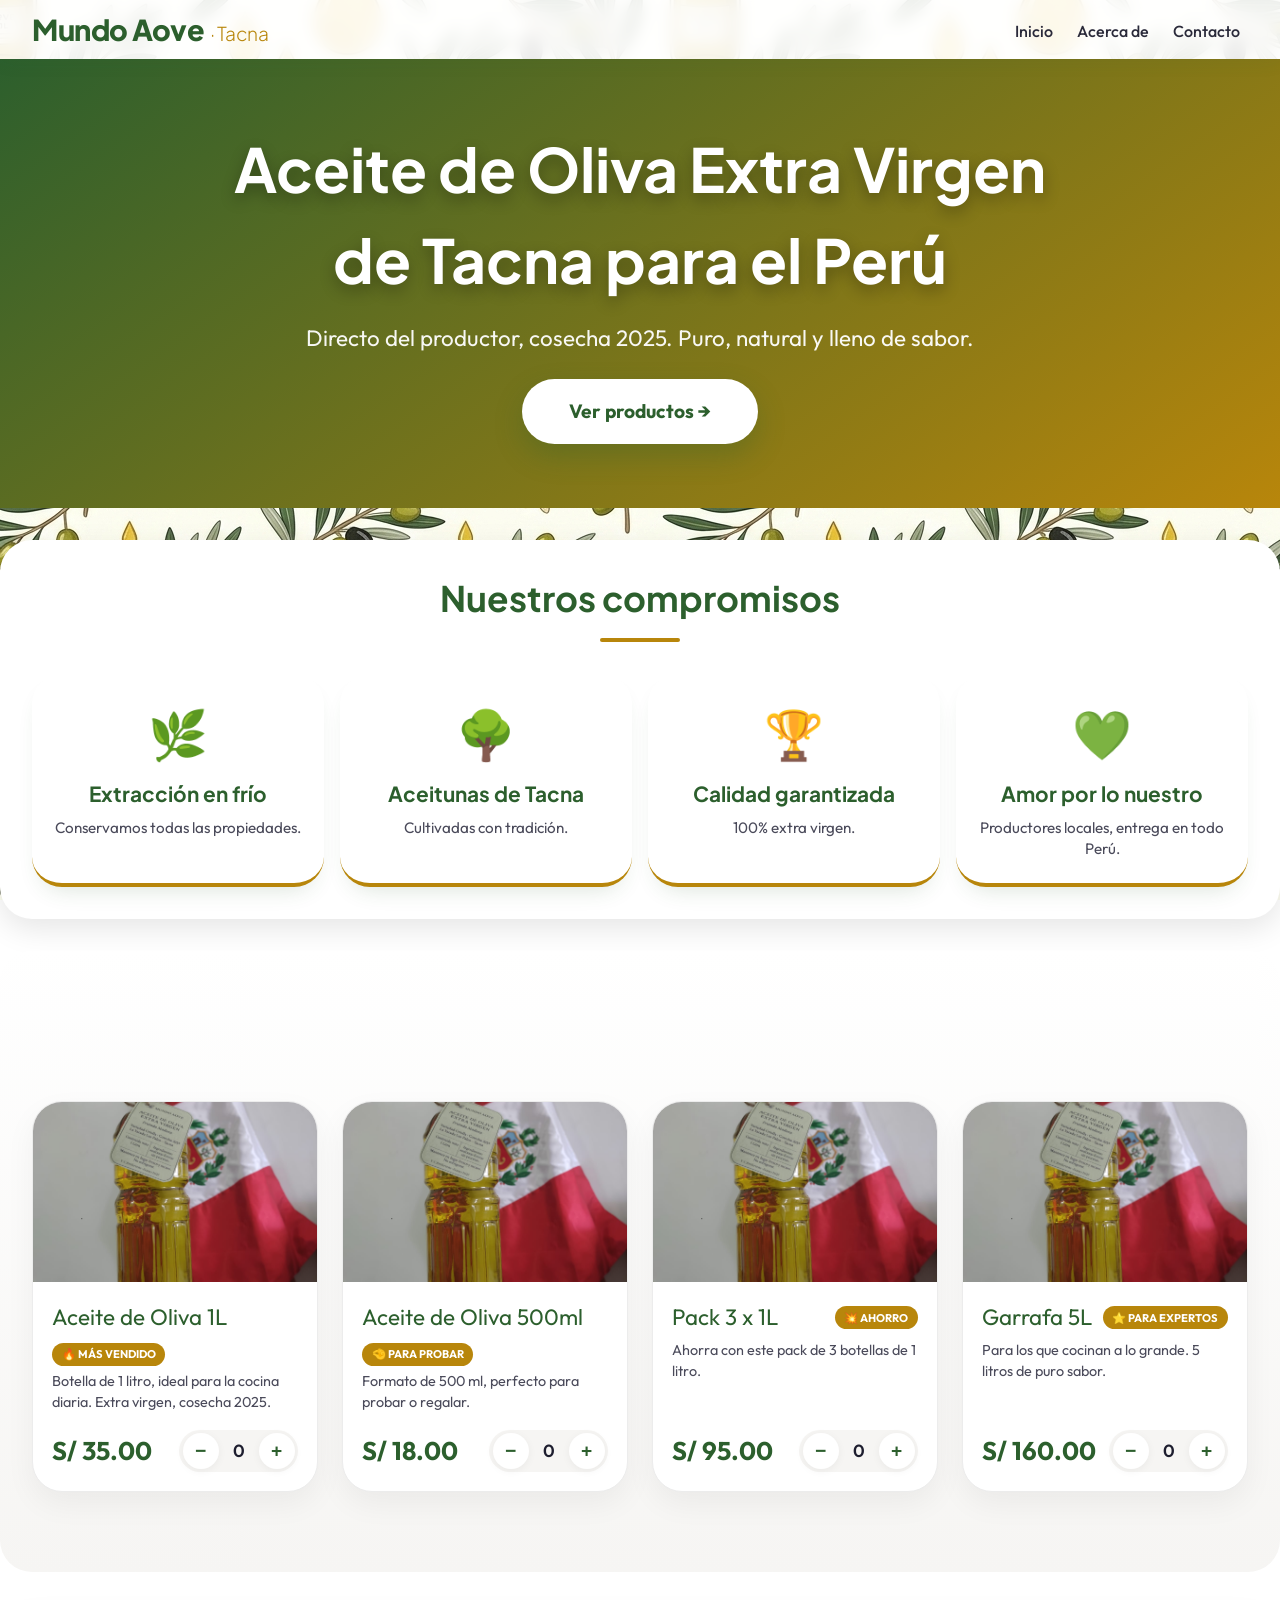
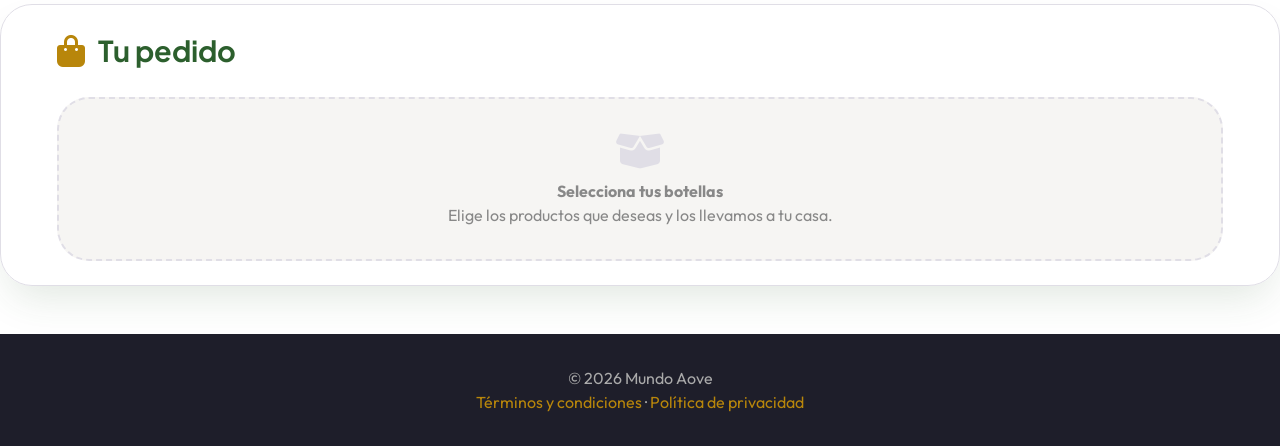
<file: index.html>
<!DOCTYPE html>
<html lang="es-PE">
<head>
    <meta charset="UTF-8">
    <meta name="viewport" content="width=device-width, initial-scale=1.0">
    <title>Mundo Aove · Aceite de Oliva Tacna</title>
    <!-- Google Fonts -->
    <link rel="preconnect" href="https://fonts.googleapis.com">
    <link rel="preconnect" href="https://fonts.gstatic.com" crossorigin>
    <link href="https://fonts.googleapis.com/css2?family=Outfit:wght@400;600;700&family=Plus+Jakarta+Sans:wght@300;500;700;800&display=swap" rel="stylesheet">
    <!-- Font Awesome -->
    <link rel="stylesheet" href="https://cdnjs.cloudflare.com/ajax/libs/font-awesome/6.0.0-beta3/css/all.min.css">
    <!-- Notre CSS -->
    <link rel="stylesheet" href="css/style.css">
</head>
<body>
    <header>
        <div class="container header-flex">
            <div class="logo">Mundo Aove<span> · Tacna</span></div>
            <nav>
                <a href="index.html">Inicio</a>
                <a href="acerca.html">Acerca de</a>
                <a href="contacto.html">Contacto</a>
            </nav>
        </div>
    </header>

    <main>
        <!-- HERO -->
        <section class="hero">
            <div class="container">
                <h1>Aceite de Oliva Extra Virgen<br>de Tacna para el Perú</h1>
                <p>Directo del productor, cosecha 2025. Puro, natural y lleno de sabor.</p>
                <a href="#productos" class="btn">Ver productos →</a>
            </div>
        </section>

        <!-- NOS VALEURS -->
        <section class="valeurs">
            <div class="container">
                <h2 class="section-title">Nuestros compromisos</h2>
                <div class="valeurs-grid">
                    <div class="valeur-card">
                        <div class="valeur-icone">🌿</div>
                        <h3>Extracción en frío</h3>
                        <p>Conservamos todas las propiedades.</p>
                    </div>
                    <div class="valeur-card">
                        <div class="valeur-icone">🌳</div>
                        <h3>Aceitunas de Tacna</h3>
                        <p>Cultivadas con tradición.</p>
                    </div>
                    <div class="valeur-card">
                        <div class="valeur-icone">🏆</div>
                        <h3>Calidad garantizada</h3>
                        <p>100% extra virgen.</p>
                    </div>
                    <div class="valeur-card">
                        <div class="valeur-icone">💚</div>
                        <h3>Amor por lo nuestro</h3>
                        <p>Productores locales, entrega en todo Perú.</p>
                    </div>
                </div>
            </div>
        </section>

        <!-- PRODUITS -->
        <section class="produits" id="productos">
            <div class="container">
                <h2 class="section-title reveal">Nuestros formatos</h2>
                <div class="product-grid" id="productos-grid">
                    <!-- Les produits seront injectés par products.js -->
                </div>
            </div>
        </section>

        <!-- PANIER + FORMULAIRE DE COMMANDE -->
        <section class="cart-section">
            <div class="container">
                <div class="cart-header">
                    <i class="fas fa-shopping-bag"></i>
                    <h2>Tu pedido</h2>
                </div>

                <div id="pedido-contenido">
                    <ul id="lista-pedido"></ul>
                    <div id="total" class="cart-total">S/ 0.00</div>

                    <!-- Formulaire de commande complet -->
                    <form id="form-pedido">
                        <h3>Información personal</h3>
                        <div class="form-grid">
                            <div class="campo">
                                <label for="nombre">Nombre *</label>
                                <input type="text" id="nombre" required placeholder="Ej: Juan">
                            </div>
                            <div class="campo">
                                <label for="apellido">Apellido *</label>
                                <input type="text" id="apellido" required placeholder="Ej: Pérez">
                            </div>
                        </div>

                        <div class="form-grid">
                            <div class="campo">
                                <label for="email">Email *</label>
                                <input type="email" id="email" required placeholder="ejemplo@correo.com">
                            </div>
                            <div class="campo">
                                <label for="telefono">Teléfono / Celular *</label>
                                <input type="tel" id="telefono" required placeholder="Ej: 987 654 321">
                            </div>
                        </div>

                        <h3>Dirección de envío</h3>
                        <div class="form-grid">
                            <div class="campo full-width">
                                <label for="direccion">Dirección (calle, número, urbanización) *</label>
                                <input type="text" id="direccion" required placeholder="Ej: Calle Arica 456, Urb. San Martín">
                            </div>
                        </div>
                        <div class="form-grid">
                            <div class="campo">
                                <label for="ciudad">Ciudad *</label>
                                <input type="text" id="ciudad" required placeholder="Tacna" value="Tacna">
                            </div>
                            <div class="campo">
                                <label for="region">Región</label>
                                <input type="text" id="region" placeholder="Ej: Tacna">
                            </div>
                            <div class="campo">
                                <label for="codigo_postal">Código postal</label>
                                <input type="text" id="codigo_postal" placeholder="Ej: 23000">
                            </div>
                        </div>

                        <h3>Opciones de envío y pago</h3>
                        <div class="form-grid">
                            <div class="campo">
                                <label for="tipo_envio">Tipo de envío *</label>
                                <select id="tipo_envio" required>
                                    <option value="">Selecciona...</option>
                                    <option value="tacna">Entrega en Tacna (gratis, mismo día)</option>
                                    <option value="nacional">Envío a otra ciudad (cliente elige transportista)</option>
                                </select>
                            </div>
                            <div class="campo">
                                <label for="metodo_pago">Método de pago *</label>
                                <select id="metodo_pago" required>
                                    <option value="">Selecciona...</option>
                                    <option value="yape">Yape</option>
                                    <option value="plin">Plin</option>
                                    <option value="efectivo">Efectivo (al recibir)</option>
                                </select>
                            </div>
                        </div>

                        <div class="campo">
                            <label for="notas">Notas adicionales (opcional)</label>
                            <textarea id="notas" rows="3" placeholder="Ej: Prefiero pagar con Yape, llamar antes de entregar, etc."></textarea>
                        </div>

                        <!-- Informations complémentaires sur l'envoi -->
                        <div class="info-envio">
                            <p>🚚 Información de envío:</p>
                            <ul>
                                <li>Para <strong>Tacna</strong>: entregamos el mismo día sin costo adicional.</li>
                                <li>Para otras ciudades: puedes elegir el transportista de tu preferencia (Olva, Shalom, etc.) y coordinamos el envío. El costo corre por cuenta del cliente.</li>
                                <li>Te contactaremos para confirmar el pedido y acordar los detalles.</li>
                            </ul>
                        </div>

                        <button type="button" class="btn-whatsapp" id="enviar-pedido">
                            <i class="fab fa-whatsapp"></i> Enviar pedido por WhatsApp
                        </button>
                    </form>
                </div>

                <div id="pedido-vacio" class="pedido-vacio">
                    <i class="fas fa-box-open"></i>
                    <p><strong>Selecciona tus botellas</strong></p>
                    <p>Elige los productos que deseas y los llevamos a tu casa.</p>
                </div>
            </div>
        </section>
    </main>

    <footer>
        <div class="container">
            <p>© 2026 Mundo Aove</p>
            <p><a href="#">Términos y condiciones</a> · <a href="#">Política de privacidad</a></p>
        </div>
    </footer>

    <!-- Scripts -->
    <script type="module" src="js/app.js"></script>
</body>
</html>
</file>
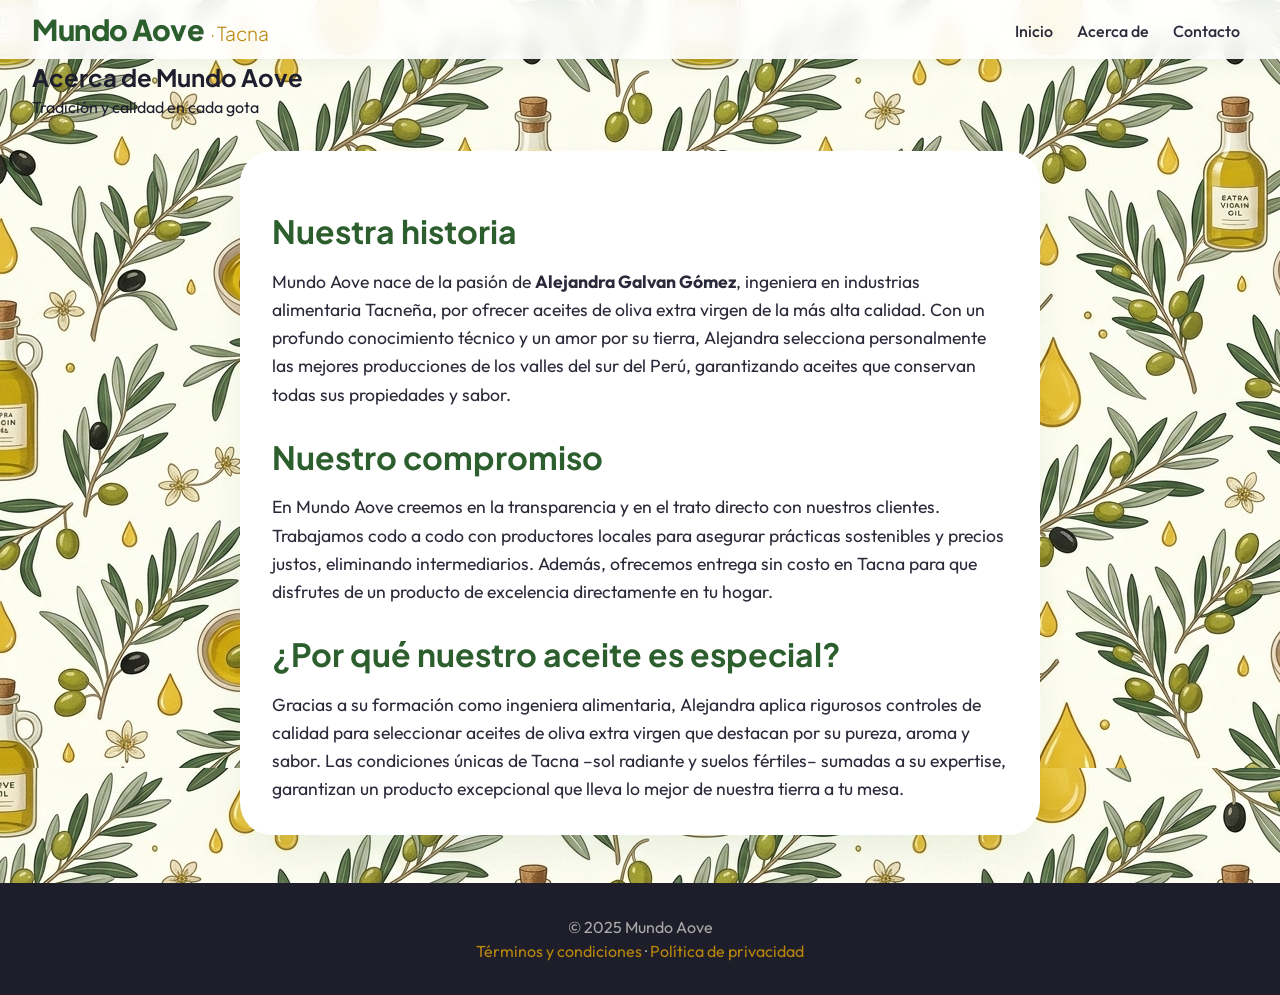
<file: acerca.html>
<!DOCTYPE html>
<html lang="es-PE">
<head>
    <meta charset="UTF-8">
    <meta name="viewport" content="width=device-width, initial-scale=1.0">
    <title>Acerca de · Mundo Aove Tacna</title>
    <!-- Google Fonts -->
    <link rel="preconnect" href="https://fonts.googleapis.com">
    <link rel="preconnect" href="https://fonts.gstatic.com" crossorigin>
    <link href="https://fonts.googleapis.com/css2?family=Outfit:wght@400;600;700&family=Plus+Jakarta+Sans:wght@300;500;700;800&display=swap" rel="stylesheet">
    <!-- Font Awesome -->
    <link rel="stylesheet" href="https://cdnjs.cloudflare.com/ajax/libs/font-awesome/6.0.0-beta3/css/all.min.css">
    <link rel="stylesheet" href="css/style.css">
</head>
<body>
    <header>
        <div class="container header-flex">
            <div class="logo">Mundo Aove<span> · Tacna</span></div>
            <nav>
                <a href="index.html">Inicio</a>
                <a href="acerca.html">Acerca de</a>
                <a href="contacto.html">Contacto</a>
            </nav>
        </div>
    </header>

    <main>
        <!-- PAGE HEADER -->
        <section class="page-header">
            <div class="container">
                <h1>Acerca de Mundo Aove</h1>
                <p>Tradición y calidad en cada gota</p>
            </div>
        </section>

        <div class="container about-content">
            <h2>Nuestra historia</h2>
            <p>Mundo Aove nace de la pasión de <strong>Alejandra Galvan Gómez</strong>, ingeniera en industrias alimentaria Tacneña, por ofrecer aceites de oliva extra virgen de la más alta calidad. Con un profundo conocimiento técnico y un amor por su tierra, Alejandra selecciona personalmente las mejores producciones de los valles del sur del Perú, garantizando aceites que conservan todas sus propiedades y sabor.</p>

            <h2>Nuestro compromiso</h2>
            <p>En Mundo Aove creemos en la transparencia y en el trato directo con nuestros clientes. Trabajamos codo a codo con productores locales para asegurar prácticas sostenibles y precios justos, eliminando intermediarios. Además, ofrecemos entrega sin costo en Tacna para que disfrutes de un producto de excelencia directamente en tu hogar.</p>

            <h2>¿Por qué nuestro aceite es especial?</h2>
            <p>Gracias a su formación como ingeniera alimentaria, Alejandra aplica rigurosos controles de calidad para seleccionar aceites de oliva extra virgen que destacan por su pureza, aroma y sabor. Las condiciones únicas de Tacna –sol radiante y suelos fértiles– sumadas a su expertise, garantizan un producto excepcional que lleva lo mejor de nuestra tierra a tu mesa.</p>
        </div>
    </main>

    <footer>
        <div class="container">
            <p>© 2025 Mundo Aove</p>
            <p><a href="#">Términos y condiciones</a> · <a href="#">Política de privacidad</a></p>
        </div>
    </footer>

    <script type="module" src="js/app.js"></script>
</body>
</html>
</file>
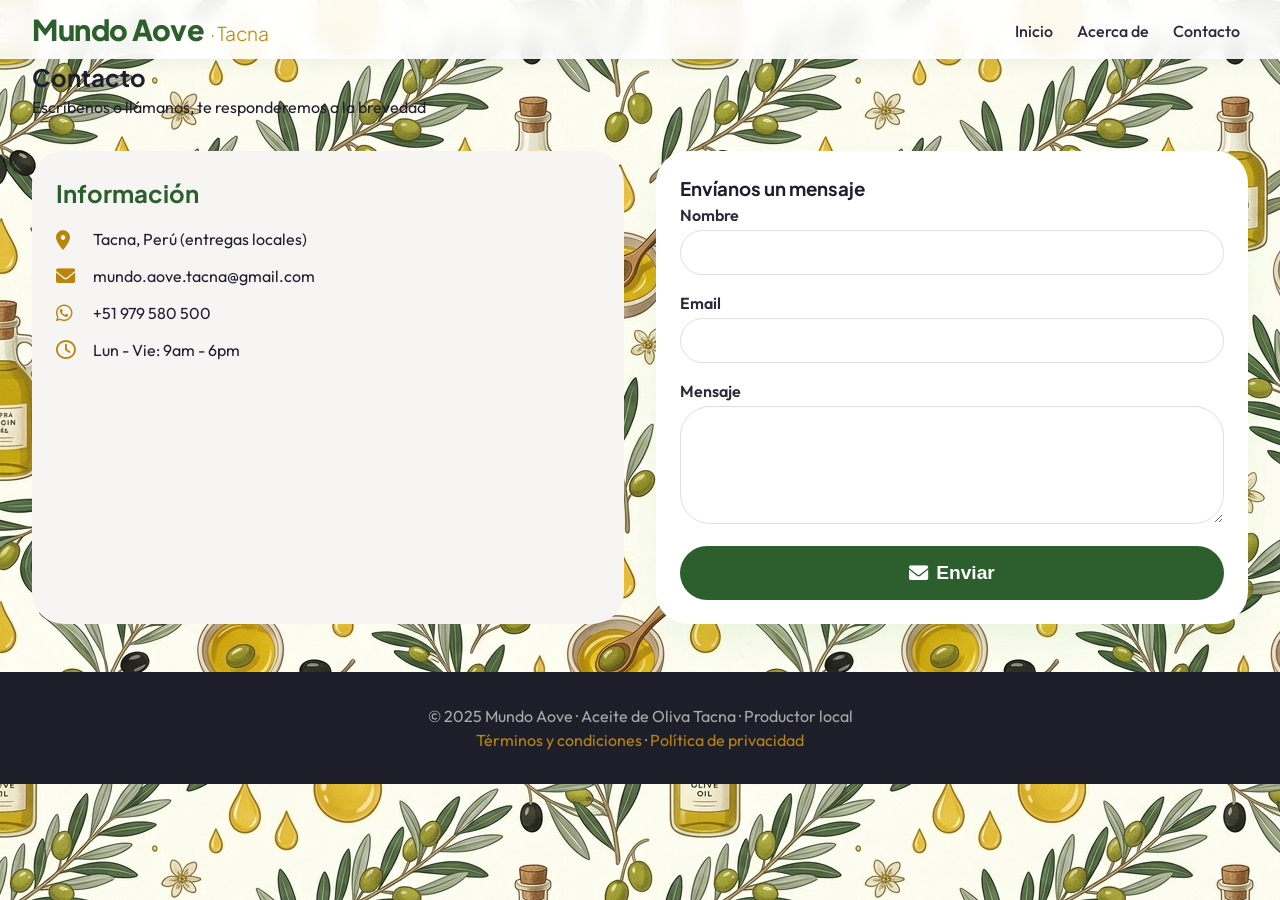
<file: contacto.html>
<!DOCTYPE html>
<html lang="es-PE">
<head>
    <meta charset="UTF-8">
    <meta name="viewport" content="width=device-width, initial-scale=1.0">
    <title>Contacto · Mundo Aove Tacna</title>
    <!-- Google Fonts -->
    <link rel="preconnect" href="https://fonts.googleapis.com">
    <link rel="preconnect" href="https://fonts.gstatic.com" crossorigin>
    <link href="https://fonts.googleapis.com/css2?family=Outfit:wght@400;600;700&family=Plus+Jakarta+Sans:wght@300;500;700;800&display=swap" rel="stylesheet">
    <!-- Font Awesome -->
    <link rel="stylesheet" href="https://cdnjs.cloudflare.com/ajax/libs/font-awesome/6.0.0-beta3/css/all.min.css">
    <link rel="stylesheet" href="css/style.css">
</head>
<body>
    <header>
        <div class="container header-flex">
            <div class="logo">Mundo Aove<span> · Tacna</span></div>
            <nav>
                <a href="index.html">Inicio</a>
                <a href="acerca.html">Acerca de</a>
                <a href="contacto.html">Contacto</a>
            </nav>
        </div>
    </header>

    <main>
        <section class="page-header">
            <div class="container">
                <h1>Contacto</h1>
                <p>Escríbenos o llámanos, te responderemos a la brevedad</p>
            </div>
        </section>

        <div class="container">
            <div class="contact-grid">
                <!-- Informations de contact -->
                <div class="contact-info">
                    <h3>Información</h3>
                    <p><i class="fas fa-map-marker-alt"></i> Tacna, Perú (entregas locales)</p>
                    <p><i class="fas fa-envelope"></i> mundo.aove.tacna@gmail.com</p>
                    <p><i class="fab fa-whatsapp"></i> +51 979 580 500</p>
                    <p><i class="far fa-clock"></i> Lun - Vie: 9am - 6pm</p>
                </div>

                <!-- Formulaire de contact -->
                <div class="contact-form">
                    <h3>Envíanos un mensaje</h3>
                    <form id="contact-form">
                        <div class="campo">
                            <label for="nombre">Nombre</label>
                            <input type="text" id="nombre" required>
                        </div>
                        <div class="campo">
                            <label for="email">Email</label>
                            <input type="email" id="email" required>
                        </div>
                        <div class="campo">
                            <label for="mensaje">Mensaje</label>
                            <textarea id="mensaje" rows="5" required></textarea>
                        </div>
                        <button type="submit" class="btn-whatsapp" style="background: var(--vert);" id="enviar-contacto">
                            <i class="fas fa-envelope"></i> Enviar
                        </button>
                    </form>
                </div>
            </div>
        </div>
    </main>

    <footer>
        <div class="container">
            <p>© 2025 Mundo Aove · Aceite de Oliva Tacna · Productor local</p>
            <p><a href="#">Términos y condiciones</a> · <a href="#">Política de privacidad</a></p>
        </div>
    </footer>

    <script type="module" src="js/app.js"></script>
</body>
</html>
</file>
<file: css/style.css>
/* ---------- RESET & VARIABLES ---------- */
* {
    margin: 0;
    padding: 0;
    box-sizing: border-box;
}

body {
    font-family: 'Outfit', sans-serif;
    background-image: url('../images/fonts.png');
    background-repeat: repeat;
    background-attachment: fixed;
    color: #1e1e2f;
    line-height: 1.5;
    overflow-x: hidden;
}

h1, h2, h3, h4 {
    font-family: 'Plus Jakarta Sans', sans-serif;
    font-weight: 700;
}

.container {
    max-width: 1280px;
    margin: 0 auto;
    padding: 0 2rem;
}

/* Couleurs : vert et or */
:root {
    --vert: #2C5F2D;
    --vert-light: #4A7C59;
    --or: #B8860B;
    --or-light: #D4AF37;
    --blanc: #FFFFFF;
    --gris-pale: #F6F5F3;
    --gris-moyen: #E0DEE6;
}

/* ---------- ANIMATIONS ---------- */
@keyframes fadeUp {
    0% { opacity: 0; transform: translateY(30px); }
    100% { opacity: 1; transform: translateY(0); }
}

@keyframes fadeIn {
    0% { opacity: 0; }
    100% { opacity: 1; }
}

.reveal {
    opacity: 0;
    transform: translateY(20px);
    transition: opacity 0.8s, transform 0.8s;
}
.reveal.active {
    opacity: 1;
    transform: translateY(0);
}

/* ---------- HEADER ---------- */
header {
    background-color: rgba(255,255,255,0.9);
    backdrop-filter: blur(8px);
    box-shadow: 0 2px 20px rgba(44, 95, 45, 0.08);
    padding: 0.5rem 0;
    position: sticky;
    top: 0;
    z-index: 100;
}

.header-flex {
    display: flex;
    justify-content: space-between;
    align-items: center;
    flex-wrap: wrap;
    gap: 1rem;
}

.logo {
    font-family: 'Plus Jakarta Sans', sans-serif;
    font-weight: 800;
    font-size: 1.8rem;
    color: var(--vert);
    letter-spacing: -0.5px;
}
.logo span {
    color: var(--or);
    font-weight: 300;
    font-size: 1.2rem;
    margin-left: 0.2rem;
}

nav {
    display: flex;
    flex-wrap: wrap;
    gap: 0.5rem;
}
nav a {
    margin-left: 0;
    text-decoration: none;
    color: #2a2a3a;
    font-weight: 500;
    transition: color 0.2s, border-bottom 0.2s;
    padding: 0.5rem 0.5rem 0.2rem;
    border-bottom: 2px solid transparent;
}
nav a:hover {
    color: var(--vert);
    border-bottom-color: var(--or-light);
}

/* ---------- HERO ---------- */
.hero {
    background: linear-gradient(145deg, var(--vert) 0%, var(--or) 100%);
    color: white;
    padding: 3rem 0 2rem;
    text-align: center;
    margin-bottom: 2rem;
    /* clip-path supprimé pour éviter les problèmes d'affichage */
}

.hero h1 {
    font-size: 2.5rem;
    max-width: 900px;
    margin: 0 auto 1rem;
    text-shadow: 0 6px 16px rgba(0,0,0,0.3);
    animation: fadeIn 1.2s;
}

.hero p {
    font-size: 1.2rem;
    max-width: 700px;
    margin: 0 auto 1.5rem;
    opacity: 0.95;
    animation: fadeIn 1.5s;
}

.btn {
    display: inline-block;
    background-color: var(--blanc);
    color: var(--vert);
    padding: 0.8rem 2rem;
    border-radius: 60px;
    font-weight: 700;
    text-decoration: none;
    font-size: 1rem;
    box-shadow: 0 12px 28px rgba(44,95,45,0.3);
    transition: all 0.3s cubic-bezier(0.175, 0.885, 0.32, 1.275);
    border: 2px solid transparent;
}
.btn:hover {
    background-color: var(--vert);
    color: white;
    transform: scale(1.05);
    box-shadow: 0 20px 35px rgba(44,95,45,0.5);
}

/* ---------- SECTION VALEURS ---------- */
.valeurs {
    background-color: white;
    padding: 2rem 0;
    margin: 1rem 0 2rem;
    border-radius: 2rem;
    box-shadow: 0 10px 30px rgba(0,0,0,0.1);
}

.valeurs-grid {
    display: grid;
    grid-template-columns: 1fr;
    gap: 1rem;
}

.valeur-card {
    background: white;
    padding: 1.5rem 1rem;
    border-radius: 30px;
    text-align: center;
    box-shadow: 0 12px 24px -12px rgba(44,95,45,0.2);
    transition: transform 0.3s;
    border-bottom: 4px solid var(--or);
}

.valeur-card:hover {
    transform: translateY(-8px);
}

.valeur-icone {
    font-size: 3rem;
    margin-bottom: 0.5rem;
}

.valeur-card h3 {
    font-size: 1.3rem;
    color: var(--vert);
    margin-bottom: 0.5rem;
}

.valeur-card p {
    color: #4a4a5a;
    font-size: 0.95rem;
    line-height: 1.4;
}

/* ---------- PRODUITS ---------- */
.produits {
    padding: 3rem 0;
    background: linear-gradient(to bottom, var(--blanc) 0%, var(--gris-pale) 100%);
    background-color: rgba(255,255,255,0.9);
    backdrop-filter: blur(4px);
    border-radius: 2rem;
    margin: 2rem 0;
}

.section-title {
    font-size: 2.2rem;
    color: var(--vert);
    margin-bottom: 2rem;
    text-align: center;
    position: relative;
}
.section-title::after {
    content: '';
    display: block;
    width: 80px;
    height: 4px;
    background: var(--or);
    margin: 0.8rem auto 0;
    border-radius: 4px;
}

.product-grid {
    display: grid;
    grid-template-columns: 1fr;
    gap: 1.5rem;
    margin-bottom: 2rem;
}

.product-card {
    background: white;
    border-radius: 30px;
    overflow: hidden;
    box-shadow: 0 12px 30px rgba(0,0,0,0.05);
    transition: all 0.3s ease;
    border: 1px solid #ececec;
    display: flex;
    flex-direction: column;
}
.product-card:hover {
    transform: translateY(-5px);
    box-shadow: 0 20px 30px -10px var(--vert-light);
}

.product-image {
    height: 180px;
    background-size: cover;
    background-position: center;
    background-color: #ddd;
}

.product-content {
    padding: 1.2rem 1.2rem;
    flex: 1;
    display: flex;
    flex-direction: column;
}
.product-name {
    font-size: 1.4rem;
    color: var(--vert);
    margin-bottom: 0.3rem;
    display: flex;
    justify-content: space-between;
    align-items: center;
    flex-wrap: wrap;
    gap: 0.5rem;
}
.product-badge {
    background: var(--or);
    color: white;
    font-size: 0.7rem;
    font-weight: 700;
    padding: 0.2rem 0.6rem;
    border-radius: 50px;
    text-transform: uppercase;
    white-space: nowrap;
}
.product-desc {
    color: #4a4a5a;
    margin-bottom: 1rem;
    font-size: 0.9rem;
    flex: 1;
}
.product-footer {
    display: flex;
    justify-content: space-between;
    align-items: center;
    margin-top: auto;
    flex-wrap: wrap;
    gap: 0.5rem;
}
.product-price {
    font-size: 1.6rem;
    font-weight: 700;
    color: var(--vert);
}
.product-price small {
    font-size: 0.9rem;
    font-weight: 400;
    color: #666;
}
.quantity-control {
    display: flex;
    align-items: center;
    gap: 0.25rem;
    background: var(--gris-pale);
    padding: 0.2rem;
    border-radius: 50px;
}
.quantity-control button {
    width: 36px;
    height: 36px;
    border-radius: 50%;
    border: none;
    background: white;
    color: var(--vert);
    font-size: 1.2rem;
    font-weight: 700;
    cursor: pointer;
    transition: background 0.2s;
    box-shadow: 0 2px 8px rgba(0,0,0,0.05);
}
.quantity-control button:hover {
    background: var(--vert);
    color: white;
}
.quantity-control span {
    min-width: 32px;
    text-align: center;
    font-weight: 600;
    font-size: 1.1rem;
}

/* ---------- PANIER ---------- */
.cart-section {
    background-color: rgba(255,255,255,0.9);
    backdrop-filter: blur(4px);
    border-radius: 2rem;
    padding: 1.5rem;
    margin: 2rem 0;
    box-shadow: 0 20px 40px -10px rgba(44,95,45,0.15);
    border: 1px solid var(--gris-moyen);
}
.cart-header {
    display: flex;
    align-items: center;
    gap: 0.8rem;
    margin-bottom: 1.5rem;
}
.cart-header i {
    font-size: 2rem;
    color: var(--or);
}
.cart-header h2 {
    font-size: 1.8rem;
    color: var(--vert);
}
#lista-pedido {
    list-style: none;
    margin-bottom: 1.2rem;
}
#lista-pedido li {
    display: flex;
    flex-direction: column;
    gap: 0.5rem;
    padding: 0.8rem 0;
    border-bottom: 1px dashed var(--gris-moyen);
}
.cart-item-row {
    display: flex;
    justify-content: space-between;
    align-items: center;
}
.cart-item-name {
    font-weight: 600;
    color: #1e1e2f;
}
.cart-item-price {
    font-weight: 700;
    color: var(--vert);
}
.cart-item-actions {
    display: flex;
    justify-content: space-between;
    align-items: center;
}
.cart-mini-controls {
    display: flex;
    align-items: center;
    gap: 0.2rem;
    background: var(--gris-pale);
    padding: 0.2rem;
    border-radius: 50px;
}
.cart-mini-controls button {
    width: 28px;
    height: 28px;
    border-radius: 50%;
    border: none;
    background: white;
    color: var(--vert);
    font-weight: 700;
    cursor: pointer;
}
.cart-mini-controls button:hover {
    background: var(--vert);
    color: white;
}
.btn-eliminar {
    background: none;
    border: none;
    color: #999;
    font-size: 1.1rem;
    cursor: pointer;
}
.btn-eliminar:hover {
    color: #c00;
}
.cart-total {
    font-size: 1.8rem;
    font-weight: 700;
    color: var(--vert);
    text-align: right;
    margin: 1rem 0;
    padding-top: 0.8rem;
    border-top: 2px solid var(--or);
}

/* ---------- FORMULAIRE DE COMMANDE ---------- */
.form-grid {
    display: grid;
    grid-template-columns: 1fr;
    gap: 1rem;
    margin: 1rem 0;
}
.campo label {
    display: block;
    font-weight: 600;
    margin-bottom: 0.2rem;
    color: #2a2a3a;
}
.campo input,
.campo select,
.campo textarea {
    width: 100%;
    padding: 0.8rem 1rem;
    border: 1px solid var(--gris-moyen);
    border-radius: 50px;
    font-size: 0.95rem;
    transition: border 0.2s;
    background: white;
}
.campo select {
    appearance: none;
    background-image: url("data:image/svg+xml;charset=UTF-8,%3csvg xmlns='http://www.w3.org/2000/svg' viewBox='0 0 24 24' fill='none' stroke='currentColor' stroke-width='2' stroke-linecap='round' stroke-linejoin='round'%3e%3cpolyline points='6 9 12 15 18 9'%3e%3c/polyline%3e%3c/svg%3e");
    background-repeat: no-repeat;
    background-position: right 1rem center;
    background-size: 1em;
}
.campo textarea {
    border-radius: 30px;
    resize: vertical;
}
.campo input:focus,
.campo select:focus,
.campo textarea:focus {
    border-color: var(--vert);
    outline: none;
    box-shadow: 0 0 0 3px rgba(44,95,45,0.1);
}
.campo small {
    display: block;
    margin-top: 0.2rem;
    color: #666;
    font-size: 0.8rem;
}

.btn-whatsapp {
    background: #25D366;
    color: white;
    border: none;
    width: 100%;
    padding: 1rem;
    font-size: 1.2rem;
    font-weight: 600;
    border-radius: 50px;
    margin-top: 1rem;
    cursor: pointer;
    transition: background 0.2s;
    display: flex;
    align-items: center;
    justify-content: center;
    gap: 0.5rem;
}
.btn-whatsapp:hover {
    background: #128C7E;
}

.pedido-vacio {
    text-align: center;
    padding: 2rem;
    color: #888;
    border: 2px dashed var(--gris-moyen);
    border-radius: 2rem;
    background: var(--gris-pale);
}
.pedido-vacio i {
    font-size: 2.5rem;
    color: var(--gris-moyen);
    margin-bottom: 0.5rem;
}

/* ---------- PAGE "À PROPOS" ---------- */
.about-content {
    max-width: 800px;
    margin: 2rem auto;
    padding: 1.5rem;
    background: white;
    border-radius: 2rem;
    box-shadow: 0 20px 40px -10px rgba(44,95,45,0.1);
}
.about-content h2 {
    font-size: 1.8rem;
    color: var(--vert);
    margin: 1.5rem 0 0.8rem;
}
.about-content p {
    font-size: 1rem;
    line-height: 1.6;
    color: #2a2a3a;
}
.about-image {
    width: 100%;
    height: 200px;
    object-fit: cover;
    border-radius: 30px;
    margin: 1.5rem 0;
}

/* ---------- PAGE CONTACT ---------- */
.contact-grid {
    display: grid;
    grid-template-columns: 1fr;
    gap: 2rem;
    margin: 2rem 0;
}
.contact-info {
    background: var(--gris-pale);
    padding: 1.5rem;
    border-radius: 2rem;
}
.contact-info h3 {
    font-size: 1.5rem;
    color: var(--vert);
    margin-bottom: 1rem;
}
.contact-info p {
    margin: 0.8rem 0;
    font-size: 1rem;
    display: flex;
    align-items: center;
    gap: 0.8rem;
}
.contact-info i {
    color: var(--or);
    width: 24px;
    font-size: 1.2rem;
}
.contact-form {
    background: white;
    padding: 1.5rem;
    border-radius: 2rem;
    box-shadow: 0 20px 40px -10px rgba(50, 165, 52, 0.1);
}
.contact-form .campo {
    margin-bottom: 1rem;
}

/* ---------- FOOTER ---------- */
footer {
    background: #1e1e2a;
    color: #aaa;
    padding: 2rem 0;
    text-align: center;
    margin-top: 3rem;
}
footer a {
    color: var(--or);
    text-decoration: none;
}
footer a:hover {
    text-decoration: underline;
}

/* ---------- MEDIA QUERIES ---------- */
/* Tablette (min-width: 601px) */
@media (min-width: 601px) {
    .hero h1 {
        font-size: 3rem;
    }
    .hero p {
        font-size: 1.3rem;
    }
    .btn {
        padding: 1rem 2.5rem;
        font-size: 1.1rem;
    }
    .valeurs-grid {
        grid-template-columns: repeat(2, 1fr);
    }
    .product-grid {
        grid-template-columns: repeat(2, 1fr);
    }
    .form-grid {
        grid-template-columns: repeat(2, 1fr);
    }
    .about-image {
        height: 250px;
    }
    .contact-grid {
        grid-template-columns: 1fr 1fr;
    }
}

/* Desktop (min-width: 1024px) */
@media (min-width: 1024px) {
    .hero {
        padding: 4rem 0;
    }
    .hero h1 {
        font-size: 3.8rem;
    }
    .hero p {
        font-size: 1.4rem;
    }
    .btn {
        padding: 1rem 2.8rem;
        font-size: 1.2rem;
    }
    .valeurs-grid {
        grid-template-columns: repeat(4, 1fr);
    }
    .product-grid {
        grid-template-columns: repeat(auto-fit, minmax(280px, 1fr));
    }
    .form-grid {
        grid-template-columns: repeat(auto-fit, minmax(200px, 1fr));
    }
    .about-content {
        padding: 2rem;
    }
    .about-content h2 {
        font-size: 2rem;
    }
    .about-content p {
        font-size: 1.1rem;
    }
    .about-image {
        height: 300px;
    }
}

/* Ajustements pour très petits écrans (max-width: 400px) */
@media (max-width: 400px) {
    .hero h1 {
        font-size: 2rem;
    }
    .product-name {
        flex-direction: column;
        align-items: flex-start;
    }
    .product-footer {
        flex-direction: column;
        align-items: stretch;
    }
    .quantity-control {
        justify-content: center;
    }
}
</file>
